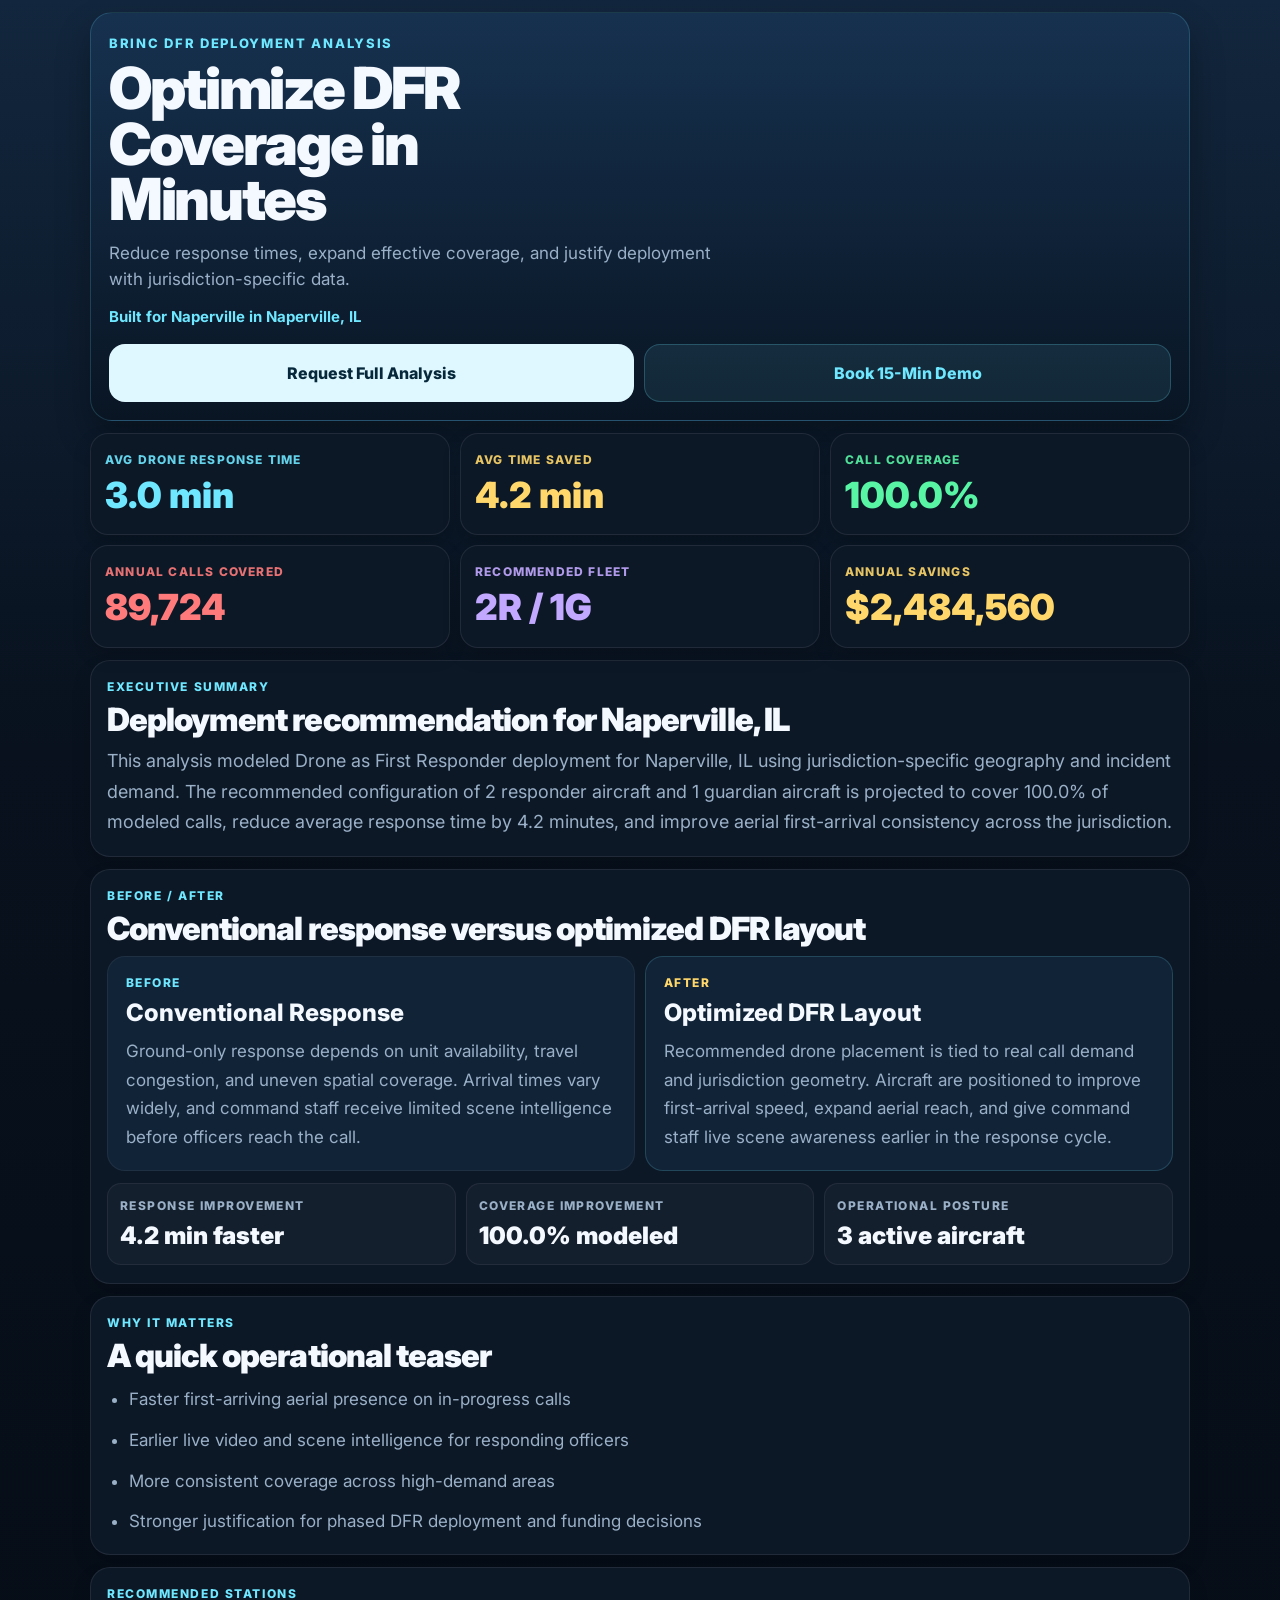
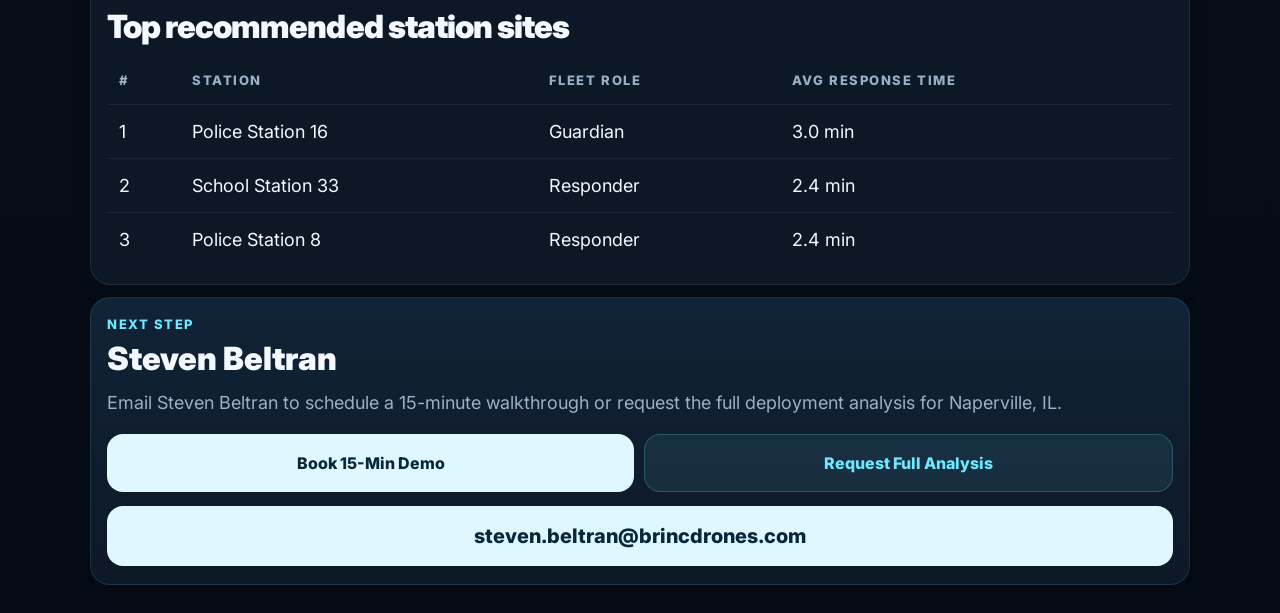
<file: public_reports/rockford-28d438a6707e4552.html>
<!DOCTYPE html>
<html lang="en">
<head>
  <meta charset="UTF-8">
  <meta name="viewport" content="width=device-width,initial-scale=1,viewport-fit=cover">
  <title>BRINC DFR — Naperville, IL</title>
  <link href="https://fonts.googleapis.com/css2?family=Inter:wght@400;600;700;800;900&display=swap" rel="stylesheet">
  <style>
    :root{
      --bg:#050b14;
      --hero-top:#16314f;
      --hero-bottom:#091523;
      --panel:#0d1827;
      --panel-soft:#112337;
      --line:rgba(255,255,255,.08);
      --text:#f4f8ff;
      --muted:#9ab0c7;
      --cyan:#6ee7ff;
      --green:#58f5a5;
      --gold:#ffd76a;
      --violet:#c2a9ff;
      --red:#ff7b7b;
      --ink:#06283a;
      --cta:#dff8ff;
    }
    *{box-sizing:border-box;margin:0;padding:0}
    html{background:var(--bg)}
    body{font-family:'Inter',sans-serif;background:linear-gradient(180deg,#12263d 0%,#08111d 34%,#050b14 100%);color:var(--text);min-height:100vh}
    .page{width:100%;max-width:1120px;margin:0 auto;padding:12px 10px 28px}
    .hero{background:linear-gradient(180deg,var(--hero-top) 0%,var(--hero-bottom) 100%);border:1px solid rgba(110,231,255,.18);border-radius:22px;padding:22px 18px 18px;margin-bottom:12px;box-shadow:0 18px 34px rgba(0,0,0,.28)}
    .eyebrow{color:var(--cyan);font-size:13px;letter-spacing:.13em;text-transform:uppercase;font-weight:800;margin-bottom:10px}
    .headline{font-size:clamp(34px,10vw,58px);font-weight:900;line-height:.96;letter-spacing:-.04em;max-width:12ch}
    .hero-copy{font-size:17px;color:var(--muted);line-height:1.55;max-width:38rem;margin-top:12px}
    .hero-meta{color:var(--cyan);font-size:15px;font-weight:700;margin-top:14px}
    .cta-row{display:flex;gap:10px;margin-top:18px}
    .cta{display:inline-flex;align-items:center;justify-content:center;flex:1 1 0;min-width:0;min-height:58px;padding:13px 16px;border-radius:16px;text-decoration:none;font-size:16px;font-weight:800;text-align:center}
    .cta-primary{background:var(--cta);color:var(--ink)}
    .cta-secondary{border:1px solid rgba(110,231,255,.22);background:rgba(110,231,255,.09);color:var(--cyan)}
    .metrics{display:grid;grid-template-columns:repeat(2,minmax(0,1fr));gap:10px;margin-bottom:12px}
    .metric{background:var(--panel);border:1px solid var(--line);border-radius:18px;padding:18px 14px 20px;min-width:0;box-shadow:0 8px 18px rgba(0,0,0,.18)}
    .metric .k{font-size:12px;text-transform:uppercase;letter-spacing:.1em;font-weight:800;margin-bottom:10px;opacity:.9}
    .metric .v{font-size:clamp(22px,7.6vw,36px);font-weight:900;line-height:1.04;word-break:break-word}
    .m-resp .k,.m-resp .v{color:var(--cyan)}
    .m-save .k,.m-save .v{color:var(--gold)}
    .m-cov .k,.m-cov .v{color:var(--green)}
    .m-calls .k,.m-calls .v{color:var(--red)}
    .m-fleet .k,.m-fleet .v{color:var(--violet)}
    .m-roi .k,.m-roi .v{color:var(--gold)}
    .section{background:var(--panel);border:1px solid var(--line);border-radius:20px;padding:18px 16px;box-shadow:0 10px 20px rgba(0,0,0,.14)}
    .section + .section{margin-top:12px}
    .section-kicker{font-size:12px;font-weight:800;text-transform:uppercase;letter-spacing:.13em;color:var(--cyan);margin-bottom:10px}
    .section-title{font-size:32px;font-weight:900;line-height:1.02;letter-spacing:-.03em;margin-bottom:10px}
    .section-text{font-size:18px;line-height:1.7;color:var(--muted)}
    .compare{display:grid;grid-template-columns:1fr;gap:10px}
    .compare-card{background:var(--panel-soft);border:1px solid rgba(255,255,255,.06);border-radius:18px;padding:18px}
    .compare-card.after{border-color:rgba(110,231,255,.18)}
    .compare-card .label{font-size:12px;font-weight:800;text-transform:uppercase;letter-spacing:.12em;margin-bottom:8px;color:var(--cyan)}
    .compare-card.after .label{color:var(--gold)}
    .compare-card h4{font-size:24px;font-weight:800;margin-bottom:10px}
    .compare-card p{font-size:17px;color:var(--muted);line-height:1.7}
    .delta-grid{display:grid;grid-template-columns:repeat(3,minmax(0,1fr));gap:10px;margin-top:12px}
    .delta{background:rgba(255,255,255,.03);border:1px solid rgba(255,255,255,.06);border-radius:14px;padding:14px 12px}
    .delta .k{font-size:12px;font-weight:800;text-transform:uppercase;letter-spacing:.12em;color:var(--muted);margin-bottom:8px}
    .delta .v{font-size:24px;font-weight:900}
    .bullet-list{display:grid;gap:12px;margin-top:12px;padding-left:22px}
    .bullet-list li{color:var(--muted);font-size:17px;line-height:1.7}
    .stations-table{width:100%;border-collapse:collapse;font-size:18px;margin-top:12px}
    .stations-table th,.stations-table td{padding:16px 12px;text-align:left;border-bottom:1px solid rgba(255,255,255,.06)}
    .stations-table th{font-size:13px;text-transform:uppercase;letter-spacing:.12em;color:var(--muted);font-weight:800}
    .stations-table td{color:var(--text)}
    .stations-table tbody tr:last-child td{border-bottom:none}
    .split{display:grid;grid-template-columns:1fr;gap:12px}
    .contact-card{background:linear-gradient(180deg,var(--panel-soft) 0%,var(--panel) 100%);border:1px solid rgba(110,231,255,.12)}
    .contact-label{font-size:13px;text-transform:uppercase;letter-spacing:.12em;color:var(--cyan);font-weight:800;margin-bottom:10px}
    .contact-name{font-size:32px;font-weight:900;line-height:1.05;margin-bottom:12px}
    .contact-email{display:block;width:100%;padding:18px 18px;border-radius:16px;background:var(--cta);color:var(--ink)!important;text-decoration:none;font-size:20px;font-weight:800;word-break:break-word;text-align:center}
    .assumptions{display:grid;grid-template-columns:repeat(2,minmax(0,1fr));gap:10px;margin-top:12px}
    .assumption{background:rgba(255,255,255,.03);border:1px solid rgba(255,255,255,.06);border-radius:14px;padding:12px 12px}
    .assumption .k{font-size:11px;text-transform:uppercase;letter-spacing:.12em;color:var(--muted);font-weight:800;margin-bottom:7px}
    .assumption .v{font-size:17px;font-weight:800}
    @media (min-width: 860px){
      .metrics{grid-template-columns:repeat(3,minmax(0,1fr))}
      .compare{grid-template-columns:1fr 1fr}
    }
  </style>
</head>
<body>
<div class="page">
  <section class="hero">
    <div class="eyebrow">BRINC DFR Deployment Analysis</div>
    <div class="headline">Optimize DFR Coverage in Minutes</div>
    <div class="hero-copy">Reduce response times, expand effective coverage, and justify deployment with jurisdiction-specific data.</div>
    <div class="hero-meta">Built for Naperville in Naperville, IL</div>
    <div class="cta-row">
      <a class="cta cta-primary" href="mailto:steven.beltran@brincdrones.com?subject=Full Deployment Analysis - Naperville, IL">Request Full Analysis</a>
      <a class="cta cta-secondary" href="mailto:steven.beltran@brincdrones.com?subject=Book 15-Minute Demo - Naperville, IL">Book 15-Min Demo</a>
    </div>
  </section>

  <section class="metrics">
    <div class="metric m-resp"><div class="k">Avg Drone Response Time</div><div class="v">3.0 min</div></div>
    <div class="metric m-save"><div class="k">Avg Time Saved</div><div class="v">4.2 min</div></div>
    <div class="metric m-cov"><div class="k">Call Coverage</div><div class="v">100.0%</div></div>
    <div class="metric m-calls"><div class="k">Annual Calls Covered</div><div class="v">89,724</div></div>
    <div class="metric m-fleet"><div class="k">Recommended Fleet</div><div class="v">2R / 1G</div></div>
    <div class="metric m-roi"><div class="k">Annual Savings</div><div class="v">$2,484,560</div></div>
  </section>

  <section class="section">
    <div class="section-kicker">Executive Summary</div>
    <div class="section-title">Deployment recommendation for Naperville, IL</div>
    <div class="section-text">This analysis modeled Drone as First Responder deployment for Naperville, IL using jurisdiction-specific geography and incident demand. The recommended configuration of 2 responder aircraft and 1 guardian aircraft is projected to cover 100.0% of modeled calls, reduce average response time by 4.2 minutes, and improve aerial first-arrival consistency across the jurisdiction.</div>
  </section>

  <section class="section">
    <div class="section-kicker">Before / After</div>
    <div class="section-title">Conventional response versus optimized DFR layout</div>
    <div class="compare">
      <div class="compare-card">
        <div class="label">Before</div>
        <h4>Conventional Response</h4>
        <p>Ground-only response depends on unit availability, travel congestion, and uneven spatial coverage. Arrival times vary widely, and command staff receive limited scene intelligence before officers reach the call.</p>
      </div>
      <div class="compare-card after">
        <div class="label">After</div>
        <h4>Optimized DFR Layout</h4>
        <p>Recommended drone placement is tied to real call demand and jurisdiction geometry. Aircraft are positioned to improve first-arrival speed, expand aerial reach, and give command staff live scene awareness earlier in the response cycle.</p>
      </div>
    </div>
    <div class="delta-grid">
      <div class="delta"><div class="k">Response Improvement</div><div class="v">4.2 min faster</div></div>
      <div class="delta"><div class="k">Coverage Improvement</div><div class="v">100.0% modeled</div></div>
      <div class="delta"><div class="k">Operational Posture</div><div class="v">3 active aircraft</div></div>
    </div>
  </section>

  <section class="section">
    <div class="section-kicker">Why It Matters</div>
    <div class="section-title">A quick operational teaser</div>
    <ul class="bullet-list"><li>Faster first-arriving aerial presence on in-progress calls</li><li>Earlier live video and scene intelligence for responding officers</li><li>More consistent coverage across high-demand areas</li><li>Stronger justification for phased DFR deployment and funding decisions</li></ul>
  </section>

  <section class="section">
    <div class="section-kicker">Recommended Stations</div>
    <div class="section-title">Top recommended station sites</div>
    <table class="stations-table">
      <thead>
        <tr>
          <th>#</th>
          <th>Station</th>
          <th>Fleet Role</th>
          <th>Avg Response Time</th>
        </tr>
      </thead>
      <tbody><tr><td>1</td><td>Police Station 16</td><td>Guardian</td><td>3.0 min</td></tr><tr><td>2</td><td>School Station 33</td><td>Responder</td><td>2.4 min</td></tr><tr><td>3</td><td>Police Station 8</td><td>Responder</td><td>2.4 min</td></tr></tbody>
    </table>
  </section>

  <section class="section contact-card">
    <div class="contact-label">Next Step</div>
    <div class="contact-name">Steven Beltran</div>
    <div class="section-text" style="margin-bottom:16px;">Email Steven Beltran to schedule a 15-minute walkthrough or request the full deployment analysis for Naperville, IL.</div>
    <div class="cta-row" style="margin-top:0;margin-bottom:14px;">
      <a class="cta cta-primary" href="mailto:steven.beltran@brincdrones.com?subject=Book 15-Minute Demo - Naperville, IL">Book 15-Min Demo</a>
      <a class="cta cta-secondary" href="mailto:steven.beltran@brincdrones.com?subject=Full Deployment Analysis - Naperville, IL">Request Full Analysis</a>
    </div>
    <a class="contact-email" href="mailto:steven.beltran@brincdrones.com?subject=Book 15-Minute Demo - Naperville, IL">steven.beltran@brincdrones.com</a>
  </section>
</div>
</body>
</html>
</file>
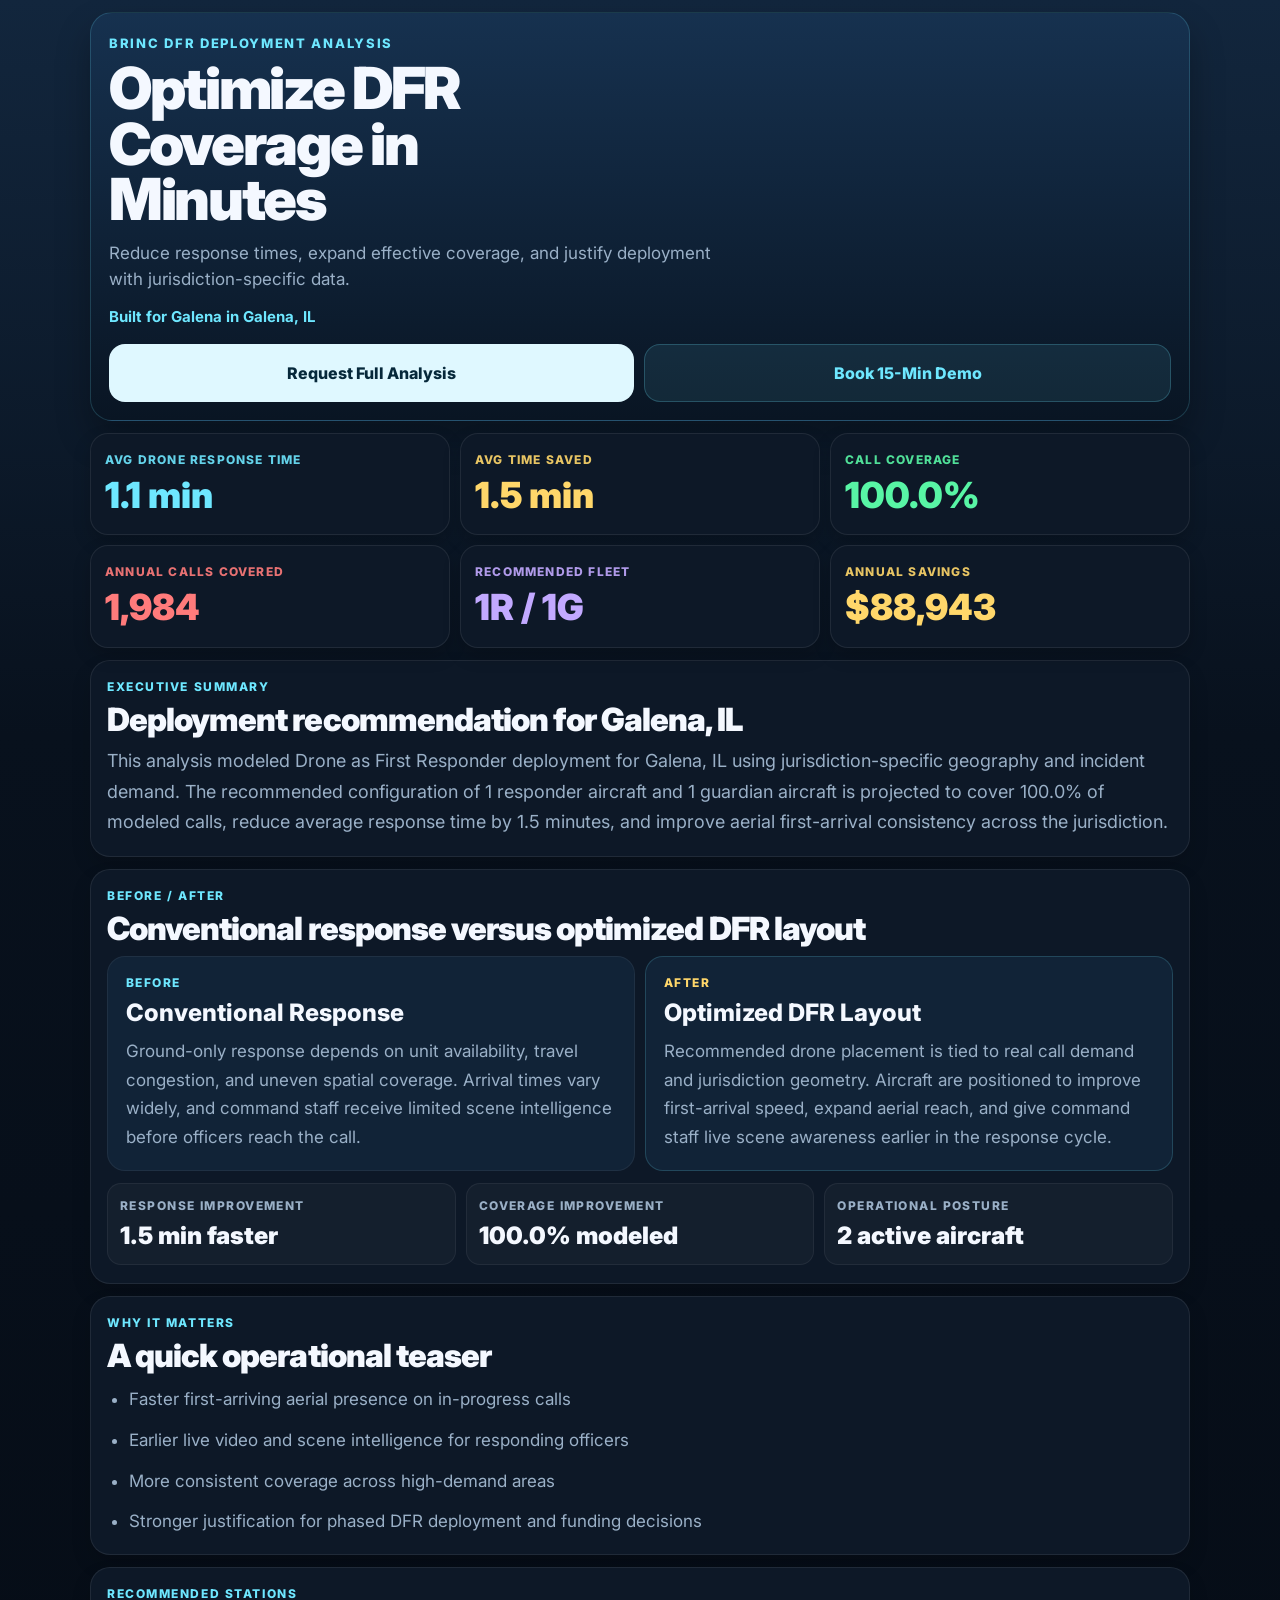
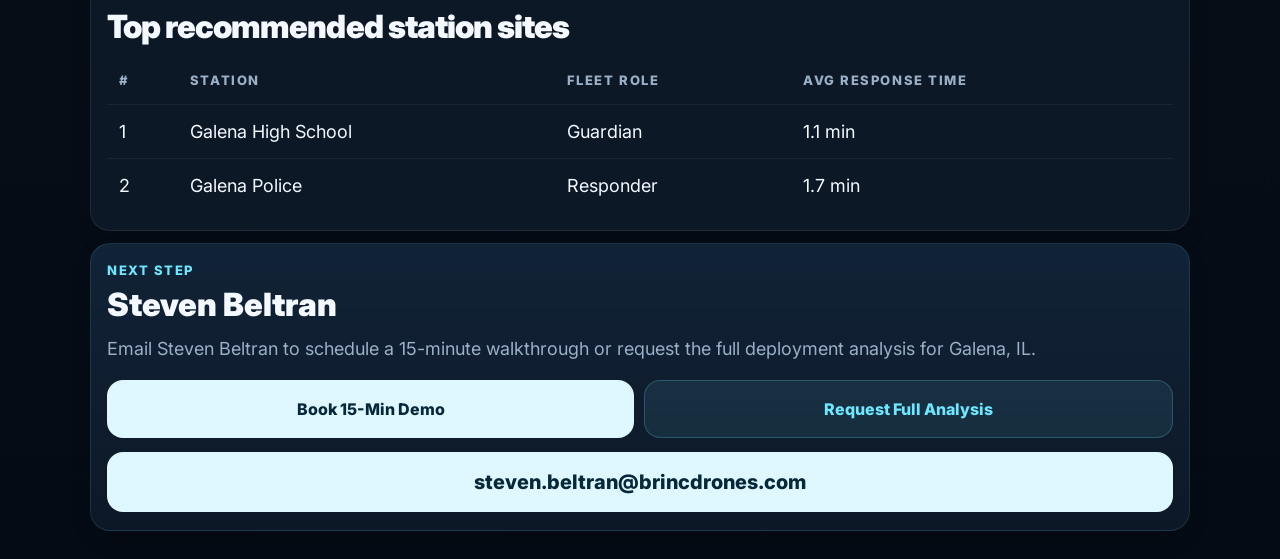
<file: public_reports/rockford-413545edff444e9e.html>
<!DOCTYPE html>
<html lang="en">
<head>
  <meta charset="UTF-8">
  <meta name="viewport" content="width=device-width,initial-scale=1,viewport-fit=cover">
  <title>BRINC DFR — Galena, IL</title>
  <link href="https://fonts.googleapis.com/css2?family=Inter:wght@400;600;700;800;900&display=swap" rel="stylesheet">
  <style>
    :root{
      --bg:#050b14;
      --hero-top:#16314f;
      --hero-bottom:#091523;
      --panel:#0d1827;
      --panel-soft:#112337;
      --line:rgba(255,255,255,.08);
      --text:#f4f8ff;
      --muted:#9ab0c7;
      --cyan:#6ee7ff;
      --green:#58f5a5;
      --gold:#ffd76a;
      --violet:#c2a9ff;
      --red:#ff7b7b;
      --ink:#06283a;
      --cta:#dff8ff;
    }
    *{box-sizing:border-box;margin:0;padding:0}
    html{background:var(--bg)}
    body{font-family:'Inter',sans-serif;background:linear-gradient(180deg,#12263d 0%,#08111d 34%,#050b14 100%);color:var(--text);min-height:100vh}
    .page{width:100%;max-width:1120px;margin:0 auto;padding:12px 10px 28px}
    .hero{background:linear-gradient(180deg,var(--hero-top) 0%,var(--hero-bottom) 100%);border:1px solid rgba(110,231,255,.18);border-radius:22px;padding:22px 18px 18px;margin-bottom:12px;box-shadow:0 18px 34px rgba(0,0,0,.28)}
    .eyebrow{color:var(--cyan);font-size:13px;letter-spacing:.13em;text-transform:uppercase;font-weight:800;margin-bottom:10px}
    .headline{font-size:clamp(34px,10vw,58px);font-weight:900;line-height:.96;letter-spacing:-.04em;max-width:12ch}
    .hero-copy{font-size:17px;color:var(--muted);line-height:1.55;max-width:38rem;margin-top:12px}
    .hero-meta{color:var(--cyan);font-size:15px;font-weight:700;margin-top:14px}
    .cta-row{display:flex;gap:10px;margin-top:18px}
    .cta{display:inline-flex;align-items:center;justify-content:center;flex:1 1 0;min-width:0;min-height:58px;padding:13px 16px;border-radius:16px;text-decoration:none;font-size:16px;font-weight:800;text-align:center}
    .cta-primary{background:var(--cta);color:var(--ink)}
    .cta-secondary{border:1px solid rgba(110,231,255,.22);background:rgba(110,231,255,.09);color:var(--cyan)}
    .metrics{display:grid;grid-template-columns:repeat(2,minmax(0,1fr));gap:10px;margin-bottom:12px}
    .metric{background:var(--panel);border:1px solid var(--line);border-radius:18px;padding:18px 14px 20px;min-width:0;box-shadow:0 8px 18px rgba(0,0,0,.18)}
    .metric .k{font-size:12px;text-transform:uppercase;letter-spacing:.1em;font-weight:800;margin-bottom:10px;opacity:.9}
    .metric .v{font-size:clamp(22px,7.6vw,36px);font-weight:900;line-height:1.04;word-break:break-word}
    .m-resp .k,.m-resp .v{color:var(--cyan)}
    .m-save .k,.m-save .v{color:var(--gold)}
    .m-cov .k,.m-cov .v{color:var(--green)}
    .m-calls .k,.m-calls .v{color:var(--red)}
    .m-fleet .k,.m-fleet .v{color:var(--violet)}
    .m-roi .k,.m-roi .v{color:var(--gold)}
    .section{background:var(--panel);border:1px solid var(--line);border-radius:20px;padding:18px 16px;box-shadow:0 10px 20px rgba(0,0,0,.14)}
    .section + .section{margin-top:12px}
    .section-kicker{font-size:12px;font-weight:800;text-transform:uppercase;letter-spacing:.13em;color:var(--cyan);margin-bottom:10px}
    .section-title{font-size:32px;font-weight:900;line-height:1.02;letter-spacing:-.03em;margin-bottom:10px}
    .section-text{font-size:18px;line-height:1.7;color:var(--muted)}
    .compare{display:grid;grid-template-columns:1fr;gap:10px}
    .compare-card{background:var(--panel-soft);border:1px solid rgba(255,255,255,.06);border-radius:18px;padding:18px}
    .compare-card.after{border-color:rgba(110,231,255,.18)}
    .compare-card .label{font-size:12px;font-weight:800;text-transform:uppercase;letter-spacing:.12em;margin-bottom:8px;color:var(--cyan)}
    .compare-card.after .label{color:var(--gold)}
    .compare-card h4{font-size:24px;font-weight:800;margin-bottom:10px}
    .compare-card p{font-size:17px;color:var(--muted);line-height:1.7}
    .delta-grid{display:grid;grid-template-columns:repeat(3,minmax(0,1fr));gap:10px;margin-top:12px}
    .delta{background:rgba(255,255,255,.03);border:1px solid rgba(255,255,255,.06);border-radius:14px;padding:14px 12px}
    .delta .k{font-size:12px;font-weight:800;text-transform:uppercase;letter-spacing:.12em;color:var(--muted);margin-bottom:8px}
    .delta .v{font-size:24px;font-weight:900}
    .bullet-list{display:grid;gap:12px;margin-top:12px;padding-left:22px}
    .bullet-list li{color:var(--muted);font-size:17px;line-height:1.7}
    .stations-table{width:100%;border-collapse:collapse;font-size:18px;margin-top:12px}
    .stations-table th,.stations-table td{padding:16px 12px;text-align:left;border-bottom:1px solid rgba(255,255,255,.06)}
    .stations-table th{font-size:13px;text-transform:uppercase;letter-spacing:.12em;color:var(--muted);font-weight:800}
    .stations-table td{color:var(--text)}
    .stations-table tbody tr:last-child td{border-bottom:none}
    .split{display:grid;grid-template-columns:1fr;gap:12px}
    .contact-card{background:linear-gradient(180deg,var(--panel-soft) 0%,var(--panel) 100%);border:1px solid rgba(110,231,255,.12)}
    .contact-label{font-size:13px;text-transform:uppercase;letter-spacing:.12em;color:var(--cyan);font-weight:800;margin-bottom:10px}
    .contact-name{font-size:32px;font-weight:900;line-height:1.05;margin-bottom:12px}
    .contact-email{display:block;width:100%;padding:18px 18px;border-radius:16px;background:var(--cta);color:var(--ink)!important;text-decoration:none;font-size:20px;font-weight:800;word-break:break-word;text-align:center}
    .assumptions{display:grid;grid-template-columns:repeat(2,minmax(0,1fr));gap:10px;margin-top:12px}
    .assumption{background:rgba(255,255,255,.03);border:1px solid rgba(255,255,255,.06);border-radius:14px;padding:12px 12px}
    .assumption .k{font-size:11px;text-transform:uppercase;letter-spacing:.12em;color:var(--muted);font-weight:800;margin-bottom:7px}
    .assumption .v{font-size:17px;font-weight:800}
    @media (min-width: 860px){
      .metrics{grid-template-columns:repeat(3,minmax(0,1fr))}
      .compare{grid-template-columns:1fr 1fr}
    }
  </style>
</head>
<body>
<div class="page">
  <section class="hero">
    <div class="eyebrow">BRINC DFR Deployment Analysis</div>
    <div class="headline">Optimize DFR Coverage in Minutes</div>
    <div class="hero-copy">Reduce response times, expand effective coverage, and justify deployment with jurisdiction-specific data.</div>
    <div class="hero-meta">Built for Galena in Galena, IL</div>
    <div class="cta-row">
      <a class="cta cta-primary" href="mailto:steven.beltran@brincdrones.com?subject=Full Deployment Analysis - Galena, IL">Request Full Analysis</a>
      <a class="cta cta-secondary" href="mailto:steven.beltran@brincdrones.com?subject=Book 15-Minute Demo - Galena, IL">Book 15-Min Demo</a>
    </div>
  </section>

  <section class="metrics">
    <div class="metric m-resp"><div class="k">Avg Drone Response Time</div><div class="v">1.1 min</div></div>
    <div class="metric m-save"><div class="k">Avg Time Saved</div><div class="v">1.5 min</div></div>
    <div class="metric m-cov"><div class="k">Call Coverage</div><div class="v">100.0%</div></div>
    <div class="metric m-calls"><div class="k">Annual Calls Covered</div><div class="v">1,984</div></div>
    <div class="metric m-fleet"><div class="k">Recommended Fleet</div><div class="v">1R / 1G</div></div>
    <div class="metric m-roi"><div class="k">Annual Savings</div><div class="v">$88,943</div></div>
  </section>

  <section class="section">
    <div class="section-kicker">Executive Summary</div>
    <div class="section-title">Deployment recommendation for Galena, IL</div>
    <div class="section-text">This analysis modeled Drone as First Responder deployment for Galena, IL using jurisdiction-specific geography and incident demand. The recommended configuration of 1 responder aircraft and 1 guardian aircraft is projected to cover 100.0% of modeled calls, reduce average response time by 1.5 minutes, and improve aerial first-arrival consistency across the jurisdiction.</div>
  </section>

  <section class="section">
    <div class="section-kicker">Before / After</div>
    <div class="section-title">Conventional response versus optimized DFR layout</div>
    <div class="compare">
      <div class="compare-card">
        <div class="label">Before</div>
        <h4>Conventional Response</h4>
        <p>Ground-only response depends on unit availability, travel congestion, and uneven spatial coverage. Arrival times vary widely, and command staff receive limited scene intelligence before officers reach the call.</p>
      </div>
      <div class="compare-card after">
        <div class="label">After</div>
        <h4>Optimized DFR Layout</h4>
        <p>Recommended drone placement is tied to real call demand and jurisdiction geometry. Aircraft are positioned to improve first-arrival speed, expand aerial reach, and give command staff live scene awareness earlier in the response cycle.</p>
      </div>
    </div>
    <div class="delta-grid">
      <div class="delta"><div class="k">Response Improvement</div><div class="v">1.5 min faster</div></div>
      <div class="delta"><div class="k">Coverage Improvement</div><div class="v">100.0% modeled</div></div>
      <div class="delta"><div class="k">Operational Posture</div><div class="v">2 active aircraft</div></div>
    </div>
  </section>

  <section class="section">
    <div class="section-kicker">Why It Matters</div>
    <div class="section-title">A quick operational teaser</div>
    <ul class="bullet-list"><li>Faster first-arriving aerial presence on in-progress calls</li><li>Earlier live video and scene intelligence for responding officers</li><li>More consistent coverage across high-demand areas</li><li>Stronger justification for phased DFR deployment and funding decisions</li></ul>
  </section>

  <section class="section">
    <div class="section-kicker">Recommended Stations</div>
    <div class="section-title">Top recommended station sites</div>
    <table class="stations-table">
      <thead>
        <tr>
          <th>#</th>
          <th>Station</th>
          <th>Fleet Role</th>
          <th>Avg Response Time</th>
        </tr>
      </thead>
      <tbody><tr><td>1</td><td>Galena High School</td><td>Guardian</td><td>1.1 min</td></tr><tr><td>2</td><td>Galena Police</td><td>Responder</td><td>1.7 min</td></tr></tbody>
    </table>
  </section>

  <section class="section contact-card">
    <div class="contact-label">Next Step</div>
    <div class="contact-name">Steven Beltran</div>
    <div class="section-text" style="margin-bottom:16px;">Email Steven Beltran to schedule a 15-minute walkthrough or request the full deployment analysis for Galena, IL.</div>
    <div class="cta-row" style="margin-top:0;margin-bottom:14px;">
      <a class="cta cta-primary" href="mailto:steven.beltran@brincdrones.com?subject=Book 15-Minute Demo - Galena, IL">Book 15-Min Demo</a>
      <a class="cta cta-secondary" href="mailto:steven.beltran@brincdrones.com?subject=Full Deployment Analysis - Galena, IL">Request Full Analysis</a>
    </div>
    <a class="contact-email" href="mailto:steven.beltran@brincdrones.com?subject=Book 15-Minute Demo - Galena, IL">steven.beltran@brincdrones.com</a>
  </section>
</div>
</body>
</html>
</file>
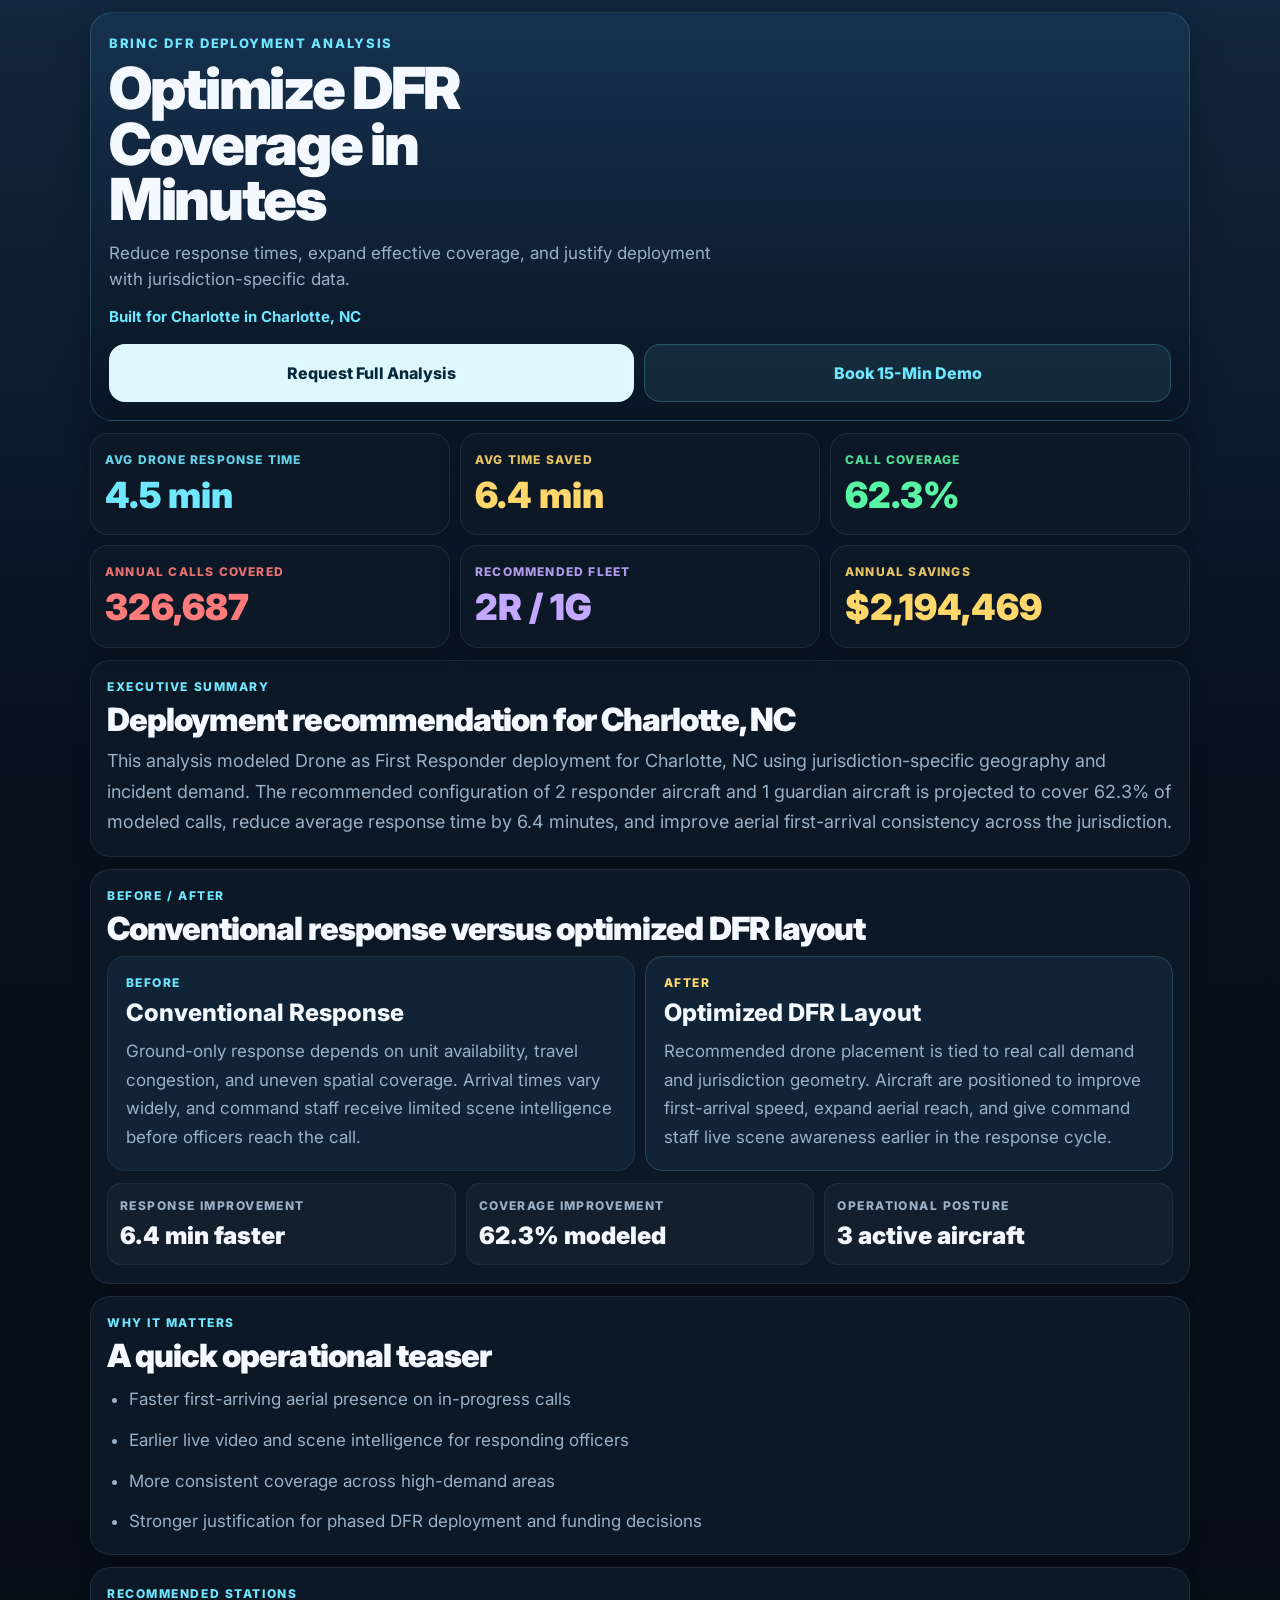
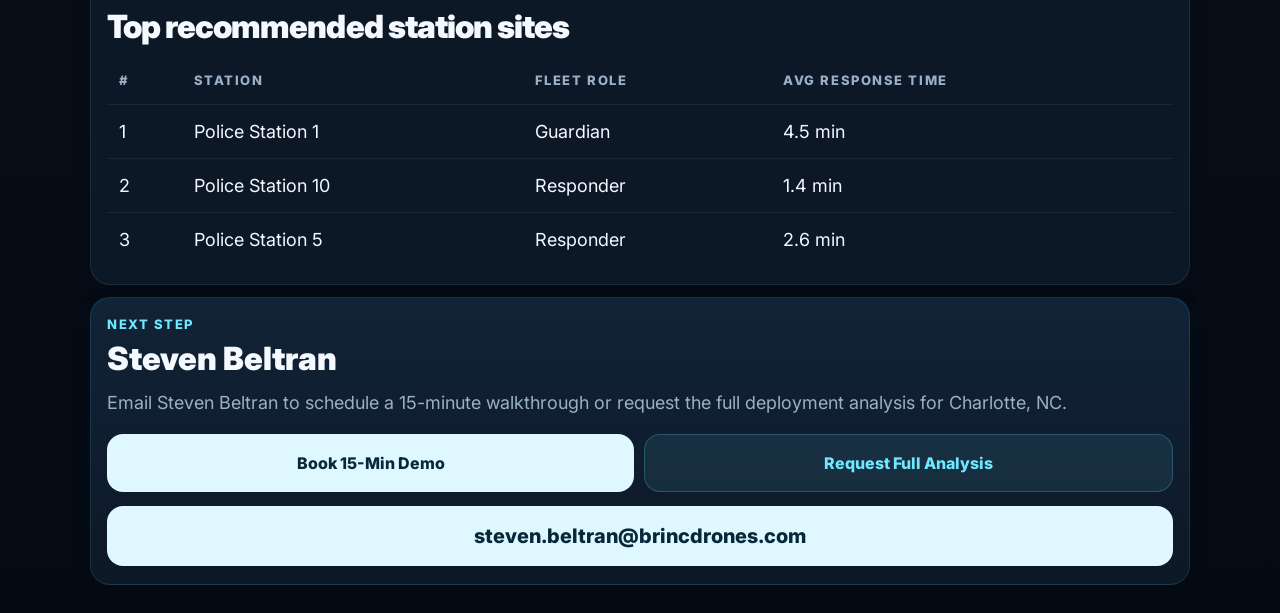
<file: public_reports/rockford-e6da143a96f046dc.html>
<!DOCTYPE html>
<html lang="en">
<head>
  <meta charset="UTF-8">
  <meta name="viewport" content="width=device-width,initial-scale=1,viewport-fit=cover">
  <title>BRINC DFR — Charlotte, NC</title>
  <link href="https://fonts.googleapis.com/css2?family=Inter:wght@400;600;700;800;900&display=swap" rel="stylesheet">
  <style>
    :root{
      --bg:#050b14;
      --hero-top:#16314f;
      --hero-bottom:#091523;
      --panel:#0d1827;
      --panel-soft:#112337;
      --line:rgba(255,255,255,.08);
      --text:#f4f8ff;
      --muted:#9ab0c7;
      --cyan:#6ee7ff;
      --green:#58f5a5;
      --gold:#ffd76a;
      --violet:#c2a9ff;
      --red:#ff7b7b;
      --ink:#06283a;
      --cta:#dff8ff;
    }
    *{box-sizing:border-box;margin:0;padding:0}
    html{background:var(--bg)}
    body{font-family:'Inter',sans-serif;background:linear-gradient(180deg,#12263d 0%,#08111d 34%,#050b14 100%);color:var(--text);min-height:100vh}
    .page{width:100%;max-width:1120px;margin:0 auto;padding:12px 10px 28px}
    .hero{background:linear-gradient(180deg,var(--hero-top) 0%,var(--hero-bottom) 100%);border:1px solid rgba(110,231,255,.18);border-radius:22px;padding:22px 18px 18px;margin-bottom:12px;box-shadow:0 18px 34px rgba(0,0,0,.28)}
    .eyebrow{color:var(--cyan);font-size:13px;letter-spacing:.13em;text-transform:uppercase;font-weight:800;margin-bottom:10px}
    .headline{font-size:clamp(34px,10vw,58px);font-weight:900;line-height:.96;letter-spacing:-.04em;max-width:12ch}
    .hero-copy{font-size:17px;color:var(--muted);line-height:1.55;max-width:38rem;margin-top:12px}
    .hero-meta{color:var(--cyan);font-size:15px;font-weight:700;margin-top:14px}
    .cta-row{display:flex;gap:10px;margin-top:18px}
    .cta{display:inline-flex;align-items:center;justify-content:center;flex:1 1 0;min-width:0;min-height:58px;padding:13px 16px;border-radius:16px;text-decoration:none;font-size:16px;font-weight:800;text-align:center}
    .cta-primary{background:var(--cta);color:var(--ink)}
    .cta-secondary{border:1px solid rgba(110,231,255,.22);background:rgba(110,231,255,.09);color:var(--cyan)}
    .metrics{display:grid;grid-template-columns:repeat(2,minmax(0,1fr));gap:10px;margin-bottom:12px}
    .metric{background:var(--panel);border:1px solid var(--line);border-radius:18px;padding:18px 14px 20px;min-width:0;box-shadow:0 8px 18px rgba(0,0,0,.18)}
    .metric .k{font-size:12px;text-transform:uppercase;letter-spacing:.1em;font-weight:800;margin-bottom:10px;opacity:.9}
    .metric .v{font-size:clamp(22px,7.6vw,36px);font-weight:900;line-height:1.04;word-break:break-word}
    .m-resp .k,.m-resp .v{color:var(--cyan)}
    .m-save .k,.m-save .v{color:var(--gold)}
    .m-cov .k,.m-cov .v{color:var(--green)}
    .m-calls .k,.m-calls .v{color:var(--red)}
    .m-fleet .k,.m-fleet .v{color:var(--violet)}
    .m-roi .k,.m-roi .v{color:var(--gold)}
    .section{background:var(--panel);border:1px solid var(--line);border-radius:20px;padding:18px 16px;box-shadow:0 10px 20px rgba(0,0,0,.14)}
    .section + .section{margin-top:12px}
    .section-kicker{font-size:12px;font-weight:800;text-transform:uppercase;letter-spacing:.13em;color:var(--cyan);margin-bottom:10px}
    .section-title{font-size:32px;font-weight:900;line-height:1.02;letter-spacing:-.03em;margin-bottom:10px}
    .section-text{font-size:18px;line-height:1.7;color:var(--muted)}
    .compare{display:grid;grid-template-columns:1fr;gap:10px}
    .compare-card{background:var(--panel-soft);border:1px solid rgba(255,255,255,.06);border-radius:18px;padding:18px}
    .compare-card.after{border-color:rgba(110,231,255,.18)}
    .compare-card .label{font-size:12px;font-weight:800;text-transform:uppercase;letter-spacing:.12em;margin-bottom:8px;color:var(--cyan)}
    .compare-card.after .label{color:var(--gold)}
    .compare-card h4{font-size:24px;font-weight:800;margin-bottom:10px}
    .compare-card p{font-size:17px;color:var(--muted);line-height:1.7}
    .delta-grid{display:grid;grid-template-columns:repeat(3,minmax(0,1fr));gap:10px;margin-top:12px}
    .delta{background:rgba(255,255,255,.03);border:1px solid rgba(255,255,255,.06);border-radius:14px;padding:14px 12px}
    .delta .k{font-size:12px;font-weight:800;text-transform:uppercase;letter-spacing:.12em;color:var(--muted);margin-bottom:8px}
    .delta .v{font-size:24px;font-weight:900}
    .bullet-list{display:grid;gap:12px;margin-top:12px;padding-left:22px}
    .bullet-list li{color:var(--muted);font-size:17px;line-height:1.7}
    .stations-table{width:100%;border-collapse:collapse;font-size:18px;margin-top:12px}
    .stations-table th,.stations-table td{padding:16px 12px;text-align:left;border-bottom:1px solid rgba(255,255,255,.06)}
    .stations-table th{font-size:13px;text-transform:uppercase;letter-spacing:.12em;color:var(--muted);font-weight:800}
    .stations-table td{color:var(--text)}
    .stations-table tbody tr:last-child td{border-bottom:none}
    .split{display:grid;grid-template-columns:1fr;gap:12px}
    .contact-card{background:linear-gradient(180deg,var(--panel-soft) 0%,var(--panel) 100%);border:1px solid rgba(110,231,255,.12)}
    .contact-label{font-size:13px;text-transform:uppercase;letter-spacing:.12em;color:var(--cyan);font-weight:800;margin-bottom:10px}
    .contact-name{font-size:32px;font-weight:900;line-height:1.05;margin-bottom:12px}
    .contact-email{display:block;width:100%;padding:18px 18px;border-radius:16px;background:var(--cta);color:var(--ink)!important;text-decoration:none;font-size:20px;font-weight:800;word-break:break-word;text-align:center}
    .assumptions{display:grid;grid-template-columns:repeat(2,minmax(0,1fr));gap:10px;margin-top:12px}
    .assumption{background:rgba(255,255,255,.03);border:1px solid rgba(255,255,255,.06);border-radius:14px;padding:12px 12px}
    .assumption .k{font-size:11px;text-transform:uppercase;letter-spacing:.12em;color:var(--muted);font-weight:800;margin-bottom:7px}
    .assumption .v{font-size:17px;font-weight:800}
    @media (min-width: 860px){
      .metrics{grid-template-columns:repeat(3,minmax(0,1fr))}
      .compare{grid-template-columns:1fr 1fr}
    }
  </style>
</head>
<body>
<div class="page">
  <section class="hero">
    <div class="eyebrow">BRINC DFR Deployment Analysis</div>
    <div class="headline">Optimize DFR Coverage in Minutes</div>
    <div class="hero-copy">Reduce response times, expand effective coverage, and justify deployment with jurisdiction-specific data.</div>
    <div class="hero-meta">Built for Charlotte in Charlotte, NC</div>
    <div class="cta-row">
      <a class="cta cta-primary" href="mailto:steven.beltran@brincdrones.com?subject=Full Deployment Analysis - Charlotte, NC">Request Full Analysis</a>
      <a class="cta cta-secondary" href="mailto:steven.beltran@brincdrones.com?subject=Book 15-Minute Demo - Charlotte, NC">Book 15-Min Demo</a>
    </div>
  </section>

  <section class="metrics">
    <div class="metric m-resp"><div class="k">Avg Drone Response Time</div><div class="v">4.5 min</div></div>
    <div class="metric m-save"><div class="k">Avg Time Saved</div><div class="v">6.4 min</div></div>
    <div class="metric m-cov"><div class="k">Call Coverage</div><div class="v">62.3%</div></div>
    <div class="metric m-calls"><div class="k">Annual Calls Covered</div><div class="v">326,687</div></div>
    <div class="metric m-fleet"><div class="k">Recommended Fleet</div><div class="v">2R / 1G</div></div>
    <div class="metric m-roi"><div class="k">Annual Savings</div><div class="v">$2,194,469</div></div>
  </section>

  <section class="section">
    <div class="section-kicker">Executive Summary</div>
    <div class="section-title">Deployment recommendation for Charlotte, NC</div>
    <div class="section-text">This analysis modeled Drone as First Responder deployment for Charlotte, NC using jurisdiction-specific geography and incident demand. The recommended configuration of 2 responder aircraft and 1 guardian aircraft is projected to cover 62.3% of modeled calls, reduce average response time by 6.4 minutes, and improve aerial first-arrival consistency across the jurisdiction.</div>
  </section>

  <section class="section">
    <div class="section-kicker">Before / After</div>
    <div class="section-title">Conventional response versus optimized DFR layout</div>
    <div class="compare">
      <div class="compare-card">
        <div class="label">Before</div>
        <h4>Conventional Response</h4>
        <p>Ground-only response depends on unit availability, travel congestion, and uneven spatial coverage. Arrival times vary widely, and command staff receive limited scene intelligence before officers reach the call.</p>
      </div>
      <div class="compare-card after">
        <div class="label">After</div>
        <h4>Optimized DFR Layout</h4>
        <p>Recommended drone placement is tied to real call demand and jurisdiction geometry. Aircraft are positioned to improve first-arrival speed, expand aerial reach, and give command staff live scene awareness earlier in the response cycle.</p>
      </div>
    </div>
    <div class="delta-grid">
      <div class="delta"><div class="k">Response Improvement</div><div class="v">6.4 min faster</div></div>
      <div class="delta"><div class="k">Coverage Improvement</div><div class="v">62.3% modeled</div></div>
      <div class="delta"><div class="k">Operational Posture</div><div class="v">3 active aircraft</div></div>
    </div>
  </section>

  <section class="section">
    <div class="section-kicker">Why It Matters</div>
    <div class="section-title">A quick operational teaser</div>
    <ul class="bullet-list"><li>Faster first-arriving aerial presence on in-progress calls</li><li>Earlier live video and scene intelligence for responding officers</li><li>More consistent coverage across high-demand areas</li><li>Stronger justification for phased DFR deployment and funding decisions</li></ul>
  </section>

  <section class="section">
    <div class="section-kicker">Recommended Stations</div>
    <div class="section-title">Top recommended station sites</div>
    <table class="stations-table">
      <thead>
        <tr>
          <th>#</th>
          <th>Station</th>
          <th>Fleet Role</th>
          <th>Avg Response Time</th>
        </tr>
      </thead>
      <tbody><tr><td>1</td><td>Police Station 1</td><td>Guardian</td><td>4.5 min</td></tr><tr><td>2</td><td>Police Station 10</td><td>Responder</td><td>1.4 min</td></tr><tr><td>3</td><td>Police Station 5</td><td>Responder</td><td>2.6 min</td></tr></tbody>
    </table>
  </section>

  <section class="section contact-card">
    <div class="contact-label">Next Step</div>
    <div class="contact-name">Steven Beltran</div>
    <div class="section-text" style="margin-bottom:16px;">Email Steven Beltran to schedule a 15-minute walkthrough or request the full deployment analysis for Charlotte, NC.</div>
    <div class="cta-row" style="margin-top:0;margin-bottom:14px;">
      <a class="cta cta-primary" href="mailto:steven.beltran@brincdrones.com?subject=Book 15-Minute Demo - Charlotte, NC">Book 15-Min Demo</a>
      <a class="cta cta-secondary" href="mailto:steven.beltran@brincdrones.com?subject=Full Deployment Analysis - Charlotte, NC">Request Full Analysis</a>
    </div>
    <a class="contact-email" href="mailto:steven.beltran@brincdrones.com?subject=Book 15-Minute Demo - Charlotte, NC">steven.beltran@brincdrones.com</a>
  </section>
</div>
</body>
</html>
</file>
